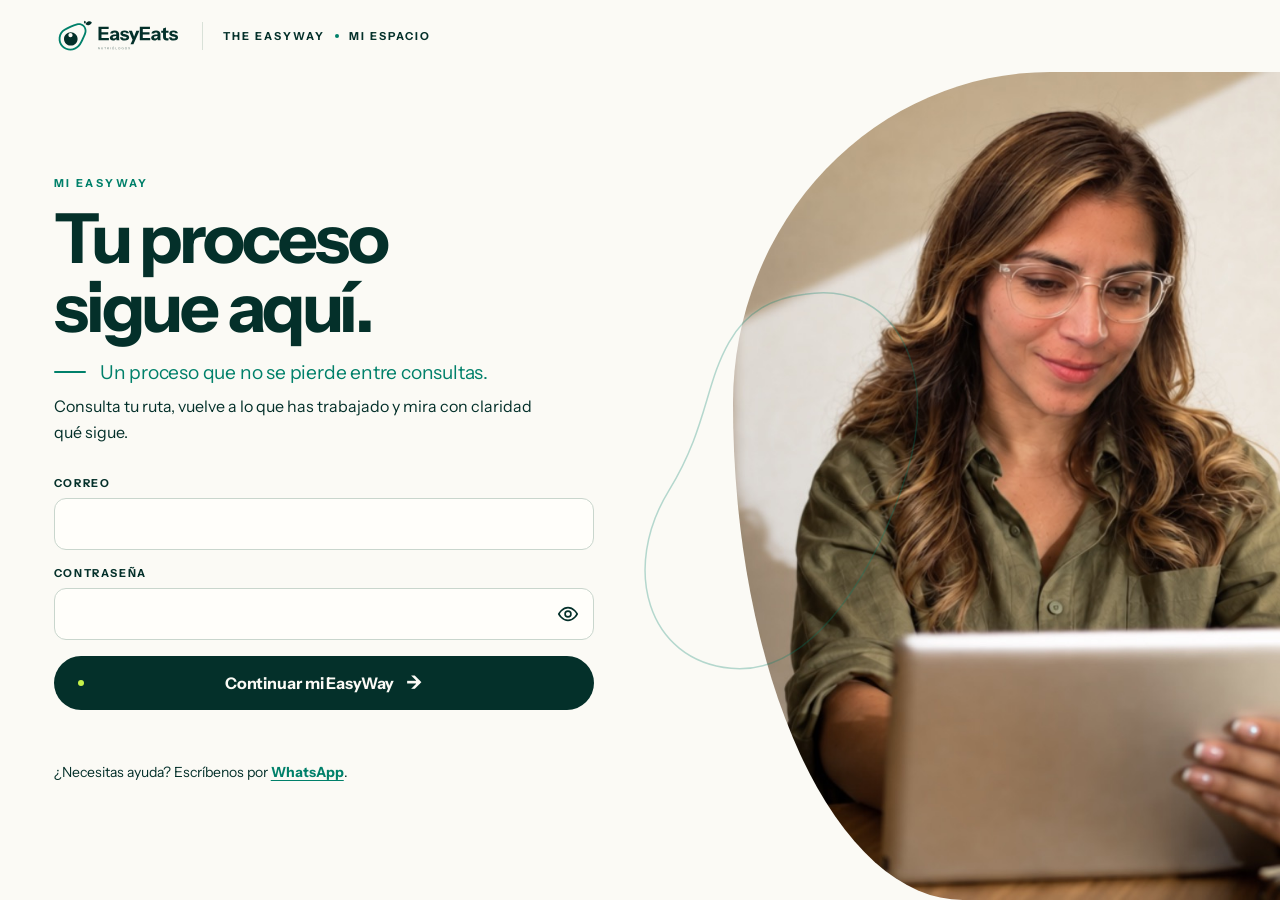
<file: index.html>
<!doctype html>
<html lang="es">
<head><meta charset="utf-8"><meta name="viewport" content="width=device-width,initial-scale=1"><meta name="robots" content="noindex,nofollow,noarchive"><meta name="theme-color" content="#FBFAF5"><meta http-equiv="Content-Security-Policy" content="default-src 'self'; script-src 'self' blob:; style-src 'self' 'unsafe-inline'; img-src 'self' blob: data: https://i.ytimg.com; frame-src https://www.youtube-nocookie.com; font-src 'self'; connect-src 'self' https://*.supabase.co; base-uri 'self'; form-action 'self'"><meta name="referrer" content="no-referrer"><title>Mi EasyWay · EasyEats</title><link rel="icon" href="icono.svg" type="image/svg+xml"><link rel="icon" href="favicon-32.png" sizes="32x32" type="image/png"><link rel="apple-touch-icon" href="apple-touch-icon.png"><link rel="manifest" href="manifest.webmanifest"><meta name="apple-mobile-web-app-title" content="Mi EasyWay"><meta name="application-name" content="Mi EasyWay"><meta name="apple-mobile-web-app-capable" content="yes"><meta name="mobile-web-app-capable" content="yes"><meta name="apple-mobile-web-app-status-bar-style" content="default"><meta name="description" content="Tu proceso sigue aquí. Consulta tu ruta, vuelve a lo que has trabajado y mira con claridad qué sigue."><meta property="og:type" content="website"><meta property="og:site_name" content="EasyEats Nutriólogos"><meta property="og:locale" content="es_MX"><meta property="og:url" content="https://pacientes.easyeats.com.mx/"><meta property="og:title" content="Mi EasyWay · Tu proceso sigue aquí"><meta property="og:description" content="Un proceso que no se pierde entre consultas. Entra a tu espacio privado de EasyEats."><meta property="og:image" content="https://pacientes.easyeats.com.mx/compartir.jpg"><meta property="og:image:secure_url" content="https://pacientes.easyeats.com.mx/compartir.jpg"><meta property="og:image:type" content="image/jpeg"><meta property="og:image:width" content="1200"><meta property="og:image:height" content="630"><meta property="og:image:alt" content="Logo de EasyEats Nutriólogos junto a una mujer sonriendo frente a una tableta."><meta name="twitter:card" content="summary_large_image"><link rel="stylesheet" href="styles.css"><link rel="stylesheet" href="portal.css"></head>
<body>
<div id="login-screen" class="login-screen">
<header class="topbar login-top"><span class="brand"><img src="logo.svg" alt="EasyEats Nutriólogos"></span><span class="login-method">THE EASYWAY <i aria-hidden="true"></i> MI ESPACIO</span><span class="login-method-short">MI EASYWAY</span></header>
<main class="login-wrap">
<svg class="login-curve" viewBox="0 0 320 420" aria-hidden="true" focusable="false"><path d="M178 18C262 4 314 86 280 196c-28 92-92 204-176 196C20 384-6 292 42 214c38-62 36-106 60-148 18-32 44-44 76-48Z"/></svg>
<section class="login-copy">
<form id="login-form" class="login-card" novalidate>
<span class="eyebrow">MI EASYWAY</span>
<h1>Tu proceso sigue aquí.</h1>
<p class="login-promise">Un proceso que no se pierde entre consultas.</p>
<p class="login-support">Consulta tu ruta, vuelve a lo que has trabajado y mira con claridad qué sigue.</p>
<div class="login-field"><label for="email">CORREO</label><input id="email" type="email" autocomplete="username" required></div>
<div class="login-field"><label for="password">CONTRASEÑA</label><span class="password-wrap"><input id="password" type="password" autocomplete="current-password" required><button class="toggle-password" type="button" aria-controls="password" aria-pressed="false" aria-label="Mostrar contraseña" hidden><svg class="eye-on" viewBox="0 0 24 24" aria-hidden="true"><path d="M2 12s3.6-7 10-7 10 7 10 7-3.6 7-10 7S2 12 2 12Z" fill="none" stroke="currentColor" stroke-width="1.8"/><circle cx="12" cy="12" r="3.2" fill="none" stroke="currentColor" stroke-width="1.8"/></svg><svg class="eye-off" viewBox="0 0 24 24" aria-hidden="true"><path d="M3 3l18 18M10.6 5.1A10 10 0 0 1 12 5c6.4 0 10 7 10 7a17 17 0 0 1-3.2 4.1M6.6 6.6C3.8 8.4 2 12 2 12s3.6 7 10 7c1.9 0 3.5-.6 4.9-1.4M9.9 9.9a3 3 0 0 0 4.2 4.2" fill="none" stroke="currentColor" stroke-width="1.8" stroke-linecap="round"/></svg></button></span></div>
<button class="primary login-submit" type="submit"><span class="btn-label">Continuar mi EasyWay</span><span class="btn-arrow" aria-hidden="true">→</span></button>
<p id="portal-message" class="portal-message" role="status"></p>
<button id="login-logout" class="link-btn" type="button" hidden>Cerrar sesión</button>
<p class="login-help">¿Necesitas ayuda? Escríbenos por <a href="https://wa.me/529994713282?text=Hola%2C%20necesito%20ayuda%20para%20entrar%20a%20Mi%20EasyWay." target="_blank" rel="noopener noreferrer">WhatsApp</a>.</p>
</form>
</section>
<aside class="login-visual" aria-hidden="true"><div class="login-photo login-photo-main"></div></aside>
</main>
</div>
<dialog id="account-dialog" class="account-dialog" aria-labelledby="account-title">
<button class="close" type="button" aria-label="Cerrar">×</button>
<span class="eyebrow">TU CUENTA</span>
<h2 id="account-title">Cambiar contraseña</h2>
<form id="password-form" novalidate>
<label class="field"><span>NUEVA CONTRASEÑA</span><input id="new-password" type="password" autocomplete="new-password" minlength="8" required></label>
<label class="field"><span>CONFIRMAR</span><input id="confirm-password" type="password" autocomplete="new-password" minlength="8" required></label>
<button class="primary" type="submit">Guardar contraseña</button>
<p id="password-message" class="portal-message" role="status"></p>
</form>
<hr>
<button id="logout" class="secondary" type="button">Cerrar sesión</button>
</dialog>
<script src="config.js"></script><script src="inicio.js"></script><script src="portal.js"></script><script src="acceso.js"></script>
</body>
</html>
</file>
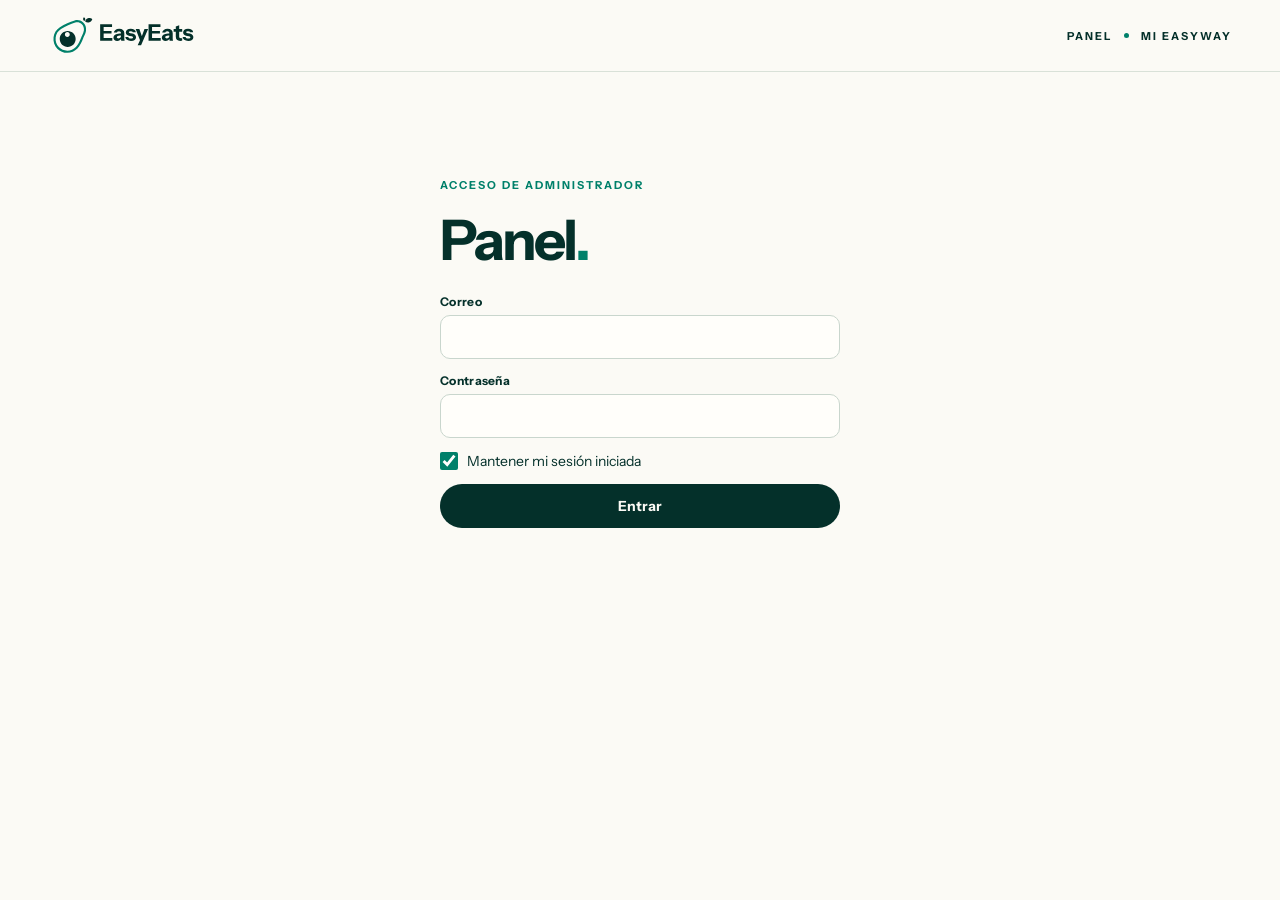
<file: panel.html>
<!doctype html>
<html lang="es">
<head><meta charset="utf-8"><meta name="viewport" content="width=device-width,initial-scale=1"><meta name="robots" content="noindex,nofollow,noarchive"><meta http-equiv="Content-Security-Policy" content="default-src 'self'; script-src 'self'; style-src 'self' 'unsafe-inline'; img-src 'self' data: https://i.ytimg.com; font-src 'self'; connect-src 'self' https://*.supabase.co; base-uri 'self'; form-action 'self'"><meta name="referrer" content="no-referrer"><title>Panel · Mi EasyWay</title><link rel="icon" href="icono.svg" type="image/svg+xml"><link rel="stylesheet" href="styles.css"><link rel="stylesheet" href="panel.css"></head>
<body class="panel">
<header class="topbar panel-top"><span class="brand"><img src="logo.svg" alt="EasyEats Nutriólogos"></span><span class="method">PANEL <i></i> MI EASYWAY</span><button id="salir" class="panel-salir" type="button" hidden>Cerrar sesión</button></header>
<main class="panel-main">
<nav id="tabs" class="panel-tabs" hidden><button type="button" data-vista="inicio" class="on">Inicio</button><button type="button" data-vista="pacientes">Pacientes</button><button type="button" data-vista="codigo">Código y mejoras</button></nav>
<section id="panel-inicio" class="panel-editor" hidden></section>
<section id="panel-login" class="panel-login" hidden>
<form id="form-login" novalidate>
<span class="eyebrow">ACCESO DE ADMINISTRADOR</span>
<h1>Panel<span class="name-dot">.</span></h1>
<label>Correo<input id="email" type="email" autocomplete="username" required></label>
<label>Contraseña<input id="password" type="password" autocomplete="current-password" required></label>
<label class="casilla"><input id="recordar" type="checkbox" checked>Mantener mi sesión iniciada</label>
<button class="btn" type="submit">Entrar</button>
<p id="login-msg" class="panel-msg" role="status"></p>
</form>
</section>
<section id="panel-app" class="panel-app" hidden>
<aside class="panel-lista">
<h2>Pacientes</h2>
<ul id="lista-pacientes"></ul>
<details class="nuevo-paciente">
<summary>Agregar paciente</summary>
<form id="form-nuevo" novalidate>
<p class="ayuda">Primero crea su cuenta en Supabase → Authentication → Users → Add user (con Auto Confirm) y copia su User UID.</p>
<label>User UID<input name="user_id" required placeholder="xxxxxxxx-xxxx-xxxx-xxxx-xxxxxxxxxxxx"></label>
<label>Nombre<input name="nombre" required maxlength="80"></label>
<label>Saludo<select name="saludo"><option value="femenino">Bienvenida</option><option value="masculino">Bienvenido</option><option value="neutro">Neutro</option></select></label>
<button class="btn" type="submit">Agregar paciente</button>
</form>
</details>
</aside>
<div id="editor" class="panel-editor"><p class="vacio">Elige una paciente para empezar.</p></div>
</section>
<section id="panel-codigo" class="panel-editor" hidden></section>
</main>
<p id="aviso" class="panel-aviso" role="status" aria-live="polite"></p>
<script src="config.js"></script><script src="panel.js"></script>
</body>
</html>
</file>
<file: styles.css>
@font-face{font-family:Instrument;src:url('instrument-regular.ttf')}@font-face{font-family:Instrument;src:url('instrument-bold.ttf');font-weight:700}
:root{--paper:#FBFAF5;--ink:#04302A;--green:#00806A;--lime:#C6F24A;--muted:#6B807B;--line:#d9e1d8}*{box-sizing:border-box}body{margin:0;background:var(--paper);color:var(--ink);font-family:Instrument,Arial,sans-serif;font-size:16px}button,a{-webkit-tap-highlight-color:transparent}button{font:inherit;color:inherit;cursor:pointer}button:focus-visible,a:focus-visible,summary:focus-visible{outline:3px solid var(--green);outline-offset:5px}button{border:0}a{color:var(--green)}[hidden]{display:none!important}.topbar{height:100px;padding:24px 5.2%;display:flex;align-items:center;justify-content:space-between;border-bottom:1px solid var(--line);position:relative;z-index:2}.brand img{width:166px;height:auto;display:block}.method,.eyebrow{font-size:11px;letter-spacing:2px;font-weight:700}.method{display:flex;align-items:center;gap:12px}.method i{width:5px;height:5px;border-radius:50%;background:var(--green)}.tools{display:flex;gap:8px}.tools button{border:1px solid var(--line);background:transparent;border-radius:50%;width:38px;height:38px;font-size:21px}.scene{max-width:1450px;margin:auto;padding:38px 5.2% 20px;animation:sceneIn .7s ease both}.hero{text-align:center}.hero .eyebrow{color:var(--green)}h1,h2,h3,p{margin:0}.hero h1{font-size:clamp(70px,8.3vw,128px);letter-spacing:-7px;line-height:1.03;margin:20px 0 15px}.name-dot{color:var(--green)}.hero h2{font-size:clamp(22px,2.3vw,32px);font-weight:400;letter-spacing:-1px}.hero p{line-height:1.7;font-size:16px;margin:15px 0 8px}.journey{position:relative;display:grid;grid-template-columns:1fr 1fr 1fr;max-width:1020px;margin:30px auto 0;gap:40px}.phase{position:relative;display:flex;flex-direction:column;align-items:center;background:transparent;padding:5px 8px 12px}.phase-number{font-size:10px;letter-spacing:1.6px;display:block;margin-bottom:16px}.orbit{display:grid;place-items:center;height:132px;width:132px;position:relative;margin-bottom:17px;border-radius:50%;background:var(--paper)}.orbit i{position:absolute;inset:0;border:1px solid var(--green);border-radius:48% 52% 47% 53%;animation:orbit 24s linear infinite}.orbit i+ i{inset:9px;border-style:dashed;animation:orbit 35s linear infinite reverse}.orbit b{font-size:43px;letter-spacing:-3px;color:var(--green)}.phase strong{font-size:22px;letter-spacing:-.6px}.phase-caption{font-size:13px;margin-top:7px}.phase-link{margin-top:17px;background:var(--green);color:var(--paper);padding:11px 17px;border-radius:30px;font-size:13px}.future-symbol{height:132px;width:132px;display:grid;place-items:center;font-size:62px;font-weight:400;background:var(--paper);border:1px dashed #c1d1c6;border-radius:50%;margin-bottom:17px}.small-tag{font-size:11px;letter-spacing:.4px;margin-top:20px;border:1px dashed #c1d1c6;padding:6px 14px;border-radius:30px}.phase:hover .orbit{transform:scale(1.045);transition:.3s}.journey-line{position:absolute;left:17%;right:17%;top:84px;height:5px;background:var(--ink);overflow:hidden;border-radius:5px}.journey-line span{position:absolute;height:100%;width:20%;background:linear-gradient(90deg,transparent,var(--lime),transparent);animation:travel 6s linear infinite}.scene-footer{margin-top:35px;border-top:1px solid var(--line);padding-top:17px;display:flex;justify-content:space-between;font-size:10px;letter-spacing:1.6px}.back{padding:0;background:none;font-size:13px;margin:0 0 30px}.section-head{display:flex;justify-content:space-between;align-items:end;margin-bottom:35px}.section-head h1{font-size:clamp(36px,4.6vw,64px);letter-spacing:-2.5px;line-height:1.1;margin-top:15px}.section-head em{font-style:normal;color:var(--green)}.section-head p{line-height:1.6;font-size:14px;padding-bottom:5px}.dx-cards{display:grid;grid-template-columns:repeat(3,1fr);gap:23px}.dx-card{text-align:left;background:transparent;border:1px solid #cbd8cd;border-radius:3px 54px 3px 3px;padding:27px 28px 20px;transition:transform .3s,box-shadow .3s;position:relative;min-height:342px}.dx-card:hover{transform:translateY(-7px);box-shadow:0 18px 35px #04302a0a;background:#fffefa}.card-top{font-size:12px;letter-spacing:1.4px;display:flex;justify-content:space-between}.card-top>span{font-size:20px}.card-symbol{display:block;font-size:58px;color:var(--green);margin:18px 0 9px}.dx-card h2{font-size:29px;letter-spacing:-1px;line-height:1.1;margin-bottom:12px}.dx-card p{font-size:14px;line-height:1.55}.card-bottom{border-top:1px solid var(--line);display:flex;justify-content:space-between;font-size:11px;margin-top:24px;padding-top:15px}.card-bottom>span{color:var(--green)}.connection{display:flex;align-items:center;gap:12px;padding:24px 0;margin-top:18px;font-size:13px}.connection button{margin-left:auto;background:none;border-bottom:1px solid var(--green);padding:6px 0;color:var(--green)}.pulse-dot{height:7px;width:7px;border-radius:50%;background:var(--green);animation:breathe 3s ease-in-out infinite;flex-shrink:0}dialog{border:0;padding:0;background:transparent;color:var(--ink);max-width:none;max-height:none}dialog::backdrop{background:#04302a5e;backdrop-filter:blur(7px)}#report-dialog{width:min(1120px,94vw);height:min(880px,93dvh);overflow:visible}.sheet{height:100%;background:var(--paper);border-radius:7px;box-shadow:0 32px 100px #001b1840;display:flex;flex-direction:column;overflow:hidden;transform-origin:50% 50%;animation:flipIn .65s cubic-bezier(.2,.8,.3,1) both}.sheet-header{padding:27px 36px 18px;display:flex;align-items:start;justify-content:space-between}.sheet-header h2{font-size:30px;letter-spacing:-1px;margin-top:6px}.sheet-header .eyebrow{color:var(--green)}.close{background:none;font-size:31px;line-height:1;width:40px;height:40px;flex-shrink:0}.tabs{display:flex;gap:20px;padding:0 36px;border-bottom:1px solid var(--line);overflow:auto;flex-shrink:0}.tabs button{background:none;padding:13px 0 12px;border-bottom:2px solid transparent;white-space:nowrap;font-size:13px}.tabs button[aria-selected=true]{border-color:var(--green);color:var(--green);font-weight:700}.report-content{padding:30px 36px;overflow:auto;flex:1;min-height:0;scroll-behavior:smooth}.report-content>div{animation:fade .35s ease}.sheet-footer{display:flex;align-items:center;justify-content:space-between;padding:14px 36px;border-top:1px solid var(--line);font-size:11px}.sheet-footer button{background:var(--ink);color:var(--paper);border-radius:24px;padding:10px 19px;font-size:12px}.lead{font-size:24px;line-height:1.4;letter-spacing:-.6px;max-width:850px;margin-bottom:24px}.lead strong{color:var(--green)}.intro{line-height:1.75;max-width:850px;margin-bottom:22px}.grid2{display:grid;grid-template-columns:1fr 1fr;gap:18px}.tile{padding:22px;border:1px solid var(--line);border-radius:3px 25px 3px 3px}.tile h3{font-size:18px;margin-bottom:10px;color:var(--green)}.tile p,.tile li{font-size:14px;line-height:1.7}.tile ul{padding-left:17px;margin-bottom:0}.tile .big{display:block;font-size:37px;letter-spacing:-1px;font-weight:700;margin-bottom:6px}.note{font-size:12px;line-height:1.7;border-left:2px solid var(--green);padding:8px 14px;margin-top:23px}.pill{display:inline-block;padding:5px 10px;border:1px solid var(--line);border-radius:20px;font-size:10px;letter-spacing:.5px;margin-bottom:12px}.band{background:var(--ink);color:var(--paper);padding:25px 28px;border-radius:3px 30px 3px 3px;margin:22px 0}.band .big{font-size:45px;color:var(--lime);font-weight:700;letter-spacing:-2px}.band p{font-size:14px;line-height:1.7;margin-top:6px}.stats{display:grid;grid-template-columns:repeat(4,1fr);gap:15px;margin-bottom:23px}.stat{border-bottom:2px solid var(--line);padding-bottom:17px}.stat b{display:block;font-size:30px;letter-spacing:-1px}.stat span{font-size:12px;line-height:1.5;display:block;margin-top:4px}.macrobar{display:flex;height:12px;border-radius:10px;overflow:hidden;margin:18px 0}.macrobar span:nth-child(1){background:var(--green)}.macrobar span:nth-child(2){background:var(--ink)}.macrobar span:nth-child(3){background:var(--muted)}.legend{display:flex;gap:22px;font-size:12px;margin-bottom:25px}.data-table{width:100%;border-collapse:collapse;font-size:13px;font-variant-numeric:tabular-nums}.table-scroll{overflow:auto}.data-table th{text-align:left;font-size:10px;letter-spacing:.7px;color:var(--green);padding:12px 8px;border-bottom:1px solid var(--ink);white-space:nowrap}.data-table td{padding:13px 8px;border-bottom:1px solid var(--line)}.data-table tr.partial{background:#e9eee32e}.data-table td:not(:first-child){font-variant-numeric:tabular-nums}.status{font-size:10px;border:1px solid #cdd8cd;border-radius:13px;padding:3px 7px;white-space:nowrap}.foda{display:grid;grid-template-columns:1fr 1fr;gap:16px;max-width:850px;margin:auto}.petal{padding:27px 32px;min-height:210px;border:1px solid var(--line);background:#edf3e9;border-radius:65px 65px 3px 65px}.petal:nth-child(2){border-radius:65px 65px 65px 3px;background:#f1f0e6}.petal:nth-child(3){border-radius:65px 3px 65px 65px;background:#e4efe8}.petal:nth-child(4){border-radius:3px 65px 65px 65px;background:#f1f0e6}.petal small{font-size:9px;letter-spacing:1.7px}.petal h3{font-size:22px;margin:7px 0 12px}.petal p{font-size:14px;line-height:1.65;margin:7px 0}.petal details{border-top:1px solid #04302a22;margin-top:13px;padding-top:10px;font-size:12px}.petal summary{cursor:pointer}.body-controls{display:flex;gap:12px;justify-content:space-between;flex-wrap:wrap;margin-bottom:12px}.segmented{display:flex;border:1px solid var(--line);border-radius:30px;padding:3px;gap:3px}.segmented button{background:none;border-radius:20px;font-size:12px;padding:8px 14px}.segmented button.selected{background:var(--ink);color:var(--paper)}.body-layout{display:grid;grid-template-columns:1.05fr 1fr;gap:28px;align-items:start}.body-visual{height:470px;position:relative;background:white;border-radius:100px 100px 10px 10px;overflow:hidden}.body-crop{position:absolute;width:195px;height:463px;left:50%;transform:translateX(-50%);top:3px;overflow:hidden}.body-crop img{position:absolute;width:278.26%;max-width:none;left:-34.78%;top:-16.05%}.hotspot{position:absolute;z-index:1;left:var(--x);top:var(--y);width:23px;height:23px;border-radius:50%;border:4px solid white;background:var(--green);box-shadow:0 0 0 1px var(--green);animation:halo 4s infinite}.hotspot.selected{background:var(--ink);box-shadow:0 0 0 5px #00806a33}.body-visual .source-btn{position:absolute;bottom:8px;right:8px;background:#fbfaf5e8;border:1px solid var(--line);font-size:10px;padding:7px 9px;border-radius:20px}.region-list{display:flex;flex-wrap:wrap;gap:5px;margin-top:12px}.region-list button{font-size:11px;border-radius:20px;border:1px solid var(--line);padding:6px 10px;background:none}.region-list button.selected{color:var(--paper);background:var(--green);border-color:var(--green)}.body-info .region-title{font-size:26px;margin:20px 0 12px;letter-spacing:-.7px}.measure{padding:17px 0;border-bottom:1px solid var(--line)}.measure small{display:block;font-size:10px;color:var(--green);letter-spacing:1px;margin-bottom:7px}.measure .pair{display:flex;gap:23px}.measure b{font-size:27px;letter-spacing:-.7px}.measure .unit{font-size:14px}.measure .side{display:block;font-size:11px;margin-top:3px}.measure p{font-size:13px;line-height:1.6}.body-summary{display:flex;gap:16px;padding:16px 0;border-bottom:1px solid var(--ink)}.body-summary b{font-size:26px;display:block;letter-spacing:-1px}.body-summary span{display:block;font-size:10px;margin-top:4px}.week{display:grid;grid-template-columns:repeat(7,1fr);gap:9px;align-items:end;height:175px;margin:20px 0 24px}.day{display:flex;flex-direction:column;align-items:center;gap:8px;font-size:11px;height:100%;justify-content:end}.day .bar{background:var(--green);width:70%;height:var(--h);min-height:2px;border-radius:5px 5px 0 0}.day:nth-child(3) .bar{background:var(--ink)}.day b{font-size:13px}.details{border-top:1px solid var(--line);margin:18px 0 0;padding:15px 0;font-size:14px}.details summary{cursor:pointer;font-weight:700}.details p{line-height:1.7;margin-top:12px}.source-list{font-size:12px;line-height:1.8;margin-top:20px}.source-list a{margin-right:15px}#source-dialog{width:min(800px,94vw);height:94dvh;background:var(--paper);padding:20px;border-radius:8px;overflow:auto}#source-dialog>img{width:100%;display:block}#source-dialog>.close{float:right}#source-dialog p{font-size:12px;padding:10px}#toast{position:fixed;bottom:24px;left:50%;transform:translateX(-50%);background:var(--ink);color:var(--paper);padding:15px 24px;border-radius:30px;font-size:13px;z-index:20;max-width:90vw;opacity:0;pointer-events:none;transition:.3s}#toast.show{opacity:1}.closing .sheet{animation:flipOut .3s ease both}body.paused *,body.paused *:before,body.paused *:after{animation-play-state:paused!important;scroll-behavior:auto!important}body.paused .sheet{animation:none}body.paused .scene{animation:none}
@keyframes orbit{to{transform:rotate(360deg)}}@keyframes travel{from{left:-20%}to{left:120%}}@keyframes breathe{50%{box-shadow:0 0 0 5px #00806a16}}@keyframes halo{50%{box-shadow:0 0 0 4px #00806a18}}@keyframes sceneIn{from{opacity:0;transform:scale(.96) translateY(15px)}to{opacity:1;transform:none}}@keyframes flipIn{from{opacity:0;transform:perspective(1500px) rotateY(-75deg) scale(.85)}to{opacity:1;transform:perspective(1500px) rotateY(0) scale(1)}}@keyframes flipOut{to{opacity:0;transform:perspective(1500px) rotateY(65deg) scale(.85)}}@keyframes fade{from{opacity:0;transform:translateY(7px)}to{opacity:1;transform:none}}
@media(min-width:1500px){.scene{padding-top:60px}.journey{margin-top:45px}.scene-footer{margin-top:45px}}
@media(max-width:750px){.topbar{height:78px;padding:18px 5%}.brand img{width:128px}.method{display:none}.scene{padding:28px 5% 20px}.hero h1{letter-spacing:-4px}.hero h2{font-size:23px}.hero p{font-size:14px}.desktop{display:none}.journey{gap:9px;margin-top:27px}.phase-number{font-size:8px;letter-spacing:.3px}.orbit,.future-symbol{width:86px;height:86px}.orbit b{font-size:31px}.future-symbol{font-size:40px}.phase strong{font-size:16px}.phase-caption{font-size:11px;min-height:33px}.phase-link{font-size:10px;padding:9px}.small-tag{font-size:9px;margin-top:17px}.journey-line{top:65px}.scene-footer{font-size:8px;letter-spacing:.8px;gap:18px}.section-head{display:block}.section-head p{margin-top:16px}.dx-cards{grid-template-columns:1fr}.dx-card{min-height:0;padding:21px}.card-symbol{position:absolute;right:25px;top:42px}.dx-card h2{font-size:25px}.dx-card p{font-size:13px}.connection{flex-wrap:wrap}.connection button{margin:5px 0 0}.sheet-header{padding:22px 20px 14px}.sheet-header h2{font-size:23px}.tabs{padding:0 20px;gap:18px}.report-content{padding:23px 20px}.sheet-footer{padding:12px 20px}.lead{font-size:20px}.grid2{grid-template-columns:1fr}.stats{grid-template-columns:repeat(2,1fr)}.stat b{font-size:28px}.legend{gap:12px;font-size:10px}.foda{gap:10px}.petal{padding:22px 19px;border-radius:40px 40px 3px 40px!important}.petal h3{font-size:18px}.petal p{font-size:12px}.body-layout{grid-template-columns:1fr}.body-visual{height:410px}.body-crop{height:403px;width:170px}.body-info .region-title{margin-top:12px}.body-controls{gap:8px}.segmented button{padding:7px 11px}.body-summary b{font-size:26px}.data-table{font-size:12px}.data-table th,.data-table td{padding:10px 7px}.week{height:150px}}
.body-info .measure{padding:10px 0}.body-info .region-title{margin:13px 0 5px}.body-info .note{font-size:10px;line-height:1.5;margin-top:12px;padding:6px 10px}.body-summary{padding:9px 0 14px}.body-visual{height:420px}.body-crop{height:414px;width:175px}
@media(min-width:751px) and (max-height:800px){.topbar{height:82px}.scene{padding-top:26px}.hero h1{font-size:86px;margin:15px 0 10px}.hero h2{font-size:27px}.hero p{font-size:14px;margin-top:11px}.journey{margin-top:24px}.orbit,.future-symbol{width:112px;height:112px}.journey-line{top:76px}.scene-footer{margin-top:21px}.back{margin-bottom:20px}.section-head{margin-bottom:23px}.section-head h1{font-size:49px}.dx-card{min-height:315px}.connection{margin-top:10px;padding:16px 0}}
.orbit .glyph{font-size:52px;letter-spacing:0;font-weight:400}
.plan-map{position:relative;display:grid;grid-template-columns:repeat(3,1fr);gap:18px}.map-lines{position:absolute;inset:0;width:100%;height:100%;pointer-events:none;z-index:1;overflow:visible}.map-path,.map-glint{fill:none;stroke-width:4;stroke-linecap:round}.map-path{stroke:var(--ink)}.map-glint{stroke:var(--lime);stroke-dasharray:70 1930;stroke-dashoffset:70;animation:glint 7s linear infinite}.month{position:relative;border:1px solid #cbd8cd;border-radius:3px 54px 3px 3px;padding:24px 22px 26px;background:#fffefa}.month.urgent{background:#edf3e9}.month-head{display:flex;flex-direction:column;align-items:flex-start;gap:8px;min-height:118px}.month-head .eyebrow{color:var(--green)}.month-head h2{font-size:23px;letter-spacing:-.7px;line-height:1.15}.priority{font-size:10px;letter-spacing:1.2px;font-weight:700;text-transform:uppercase;border:1px dashed #c1d1c6;border-radius:20px;padding:4px 10px}.urgent .priority{background:var(--ink);color:var(--lime);border:1px solid var(--ink)}.month-nodes{display:grid;grid-template-columns:1fr 1fr;gap:18px;margin-top:22px}.month-nodes .node:nth-child(2){margin-top:46px}.node{position:relative;z-index:2;display:flex;flex-direction:column;align-items:flex-start;text-align:left;background:none;padding:0;animation:nodeIn .6s ease both;animation-delay:calc(var(--i)*90ms + .15s)}.node-dot{position:relative;z-index:2;width:62px;height:62px;border-radius:50%;display:grid;place-items:center;background:var(--paper);border:1px solid var(--green);color:var(--green);font-size:19px;font-weight:700;transition:transform .3s}.urgent .node-dot{background:var(--ink);color:var(--lime);border-color:var(--ink)}.node:hover .node-dot{transform:scale(1.08)}.node-meta{font-size:10px;letter-spacing:1.3px;font-weight:700;margin:14px 0 6px}.node strong{font-size:18px;line-height:1.22;letter-spacing:-.4px}.node-caption{font-size:13px;line-height:1.5;margin-top:8px}.node-flag{font-size:10px;letter-spacing:.4px;border:1px dashed var(--green);color:var(--green);border-radius:20px;padding:3px 9px;margin-top:10px}.node-open{margin-top:12px;font-size:12px;color:var(--green);border-bottom:1px solid var(--green);padding-bottom:2px}
.plan-route{position:relative;max-width:1180px}.route-line{position:absolute;width:4px;background:var(--ink);border-radius:4px;overflow:hidden}.route-line span{position:absolute;left:0;width:100%;height:22%;background:linear-gradient(180deg,transparent,var(--lime),transparent);animation:travelY 6s linear infinite}.route-month{display:flex;align-items:baseline;gap:14px;font-size:21px;letter-spacing:-.5px;padding:26px 0 6px 90px}.route-month span{font-size:11px;letter-spacing:2px;color:var(--green)}.route-group ol{list-style:none;margin:0;padding:0}.route-step{position:relative;margin-left:90px;display:grid;grid-template-columns:minmax(0,1.1fr) minmax(0,1fr) auto;column-gap:32px;align-items:center;padding:20px 0;border-bottom:1px solid var(--line);animation:nodeIn .6s ease both;animation-delay:calc(var(--i)*80ms + .15s)}.step-dot{position:absolute;left:-90px;top:50%;margin-top:-30px;width:60px;height:60px;border-radius:50%;display:grid;place-items:center;background:var(--paper);border:1px solid var(--green);color:var(--green);font-size:18px;font-weight:700}.urgent .step-dot{background:var(--ink);color:var(--lime);border-color:var(--ink)}.route-step small{display:block;font-size:10px;letter-spacing:1.3px;font-weight:700;margin-bottom:6px}.step-main small{color:var(--green)}.step-main h3{font-size:21px;letter-spacing:-.5px;line-height:1.2}.step-result p{font-size:15px;line-height:1.55}.route-step button{background:none;border-bottom:1px solid var(--green);color:var(--green);padding:6px 0;font-size:13px;white-space:nowrap}.route-note{max-width:1180px;margin-top:30px}.route-note b{color:var(--lime)}.route-note+.note{max-width:1180px}
.session-tags{display:flex;flex-wrap:wrap;gap:8px;margin-bottom:14px}.session-tags .pill{margin:0}.pill-ink{background:var(--ink);color:var(--lime);border-color:var(--ink)}.pill-dashed{border-style:dashed;border-color:var(--green);color:var(--green)}.field-label{display:block;font-size:10px;letter-spacing:1.6px;font-weight:700;color:var(--green);margin-bottom:6px}.grid3{display:grid;grid-template-columns:repeat(3,1fr);gap:18px}.grid3 li{margin-bottom:8px}.band.result small{font-size:10px;letter-spacing:1.6px;font-weight:700;color:var(--lime)}.band.result p{font-size:19px;letter-spacing:-.3px;line-height:1.45}.report-content .connection{border-top:1px solid var(--line);margin-top:0}
.footer-link{background:none;padding:0 0 2px;font-size:10px;letter-spacing:1.6px;font-weight:700;color:var(--green);border-bottom:1px solid var(--green)}.connection button+button{margin-left:22px}
.price-group-label{display:flex;align-items:center;gap:12px;margin-bottom:16px;font-size:14px}.price-group-label .pill{margin:0}.price-cards{display:grid;grid-template-columns:repeat(auto-fit,minmax(280px,1fr));gap:23px}.price-card{position:relative;border:1px solid #cbd8cd;border-radius:3px 54px 3px 3px;padding:27px 28px 24px;background:#fffefa;transition:transform .3s,box-shadow .3s;animation:nodeIn .6s ease both;animation-delay:calc(var(--i)*90ms + .15s)}.price-card:hover{transform:translateY(-7px);box-shadow:0 18px 35px #04302a14}.price-card .card-top>span{font-size:12px;color:var(--green)}.price-card h2{font-size:26px;letter-spacing:-.8px;line-height:1.1;margin:18px 0 20px}.price-old{font-size:14px;text-decoration:line-through}.price-big{font-size:clamp(44px,4.4vw,60px);font-weight:700;letter-spacing:-2.5px;line-height:1.05;margin:4px 0 12px;color:var(--green)}.saving{display:inline-block;font-size:12px;font-weight:700;border:1px solid var(--green);color:var(--green);border-radius:20px;padding:4px 11px}.per-session{border-top:1px solid var(--line);margin-top:22px;padding-top:14px;font-size:13px;line-height:1.5}.price-card.best{background:var(--ink);color:var(--paper);border-color:var(--ink)}.best .price-big{color:var(--lime)}.best .saving{background:var(--lime);color:var(--ink);border-color:var(--lime)}.best .per-session{border-color:#fbfaf533}.price-card .card-top .best-tag{background:var(--lime);color:var(--ink);font-size:10px;letter-spacing:1.2px;font-weight:700;padding:3px 9px;border-radius:20px}.price-single{display:flex;justify-content:space-between;align-items:center;gap:24px;border:1px dashed #c1d1c6;border-radius:3px 30px 3px 3px;padding:24px 28px;margin-top:23px}.price-single .eyebrow{color:var(--green)}.price-single h2{font-size:24px;letter-spacing:-.6px;margin:8px 0 6px}.price-single p{font-size:14px}.price-group-label b{color:var(--green)}.price-single-amount{display:flex;flex-wrap:wrap;gap:16px 40px}.price-single-amount b{display:block;font-size:44px;letter-spacing:-2px}.price-single-amount span{display:block;font-size:12px}
body.paused .node,body.paused .route-step,body.paused .price-card{animation:none}
@keyframes glint{from{stroke-dashoffset:70}to{stroke-dashoffset:-1000}}@keyframes travelY{from{top:-22%}to{top:122%}}@keyframes nodeIn{from{opacity:0;transform:translateY(12px)}to{opacity:1;transform:none}}
@media(max-width:1100px){.plan-map{grid-template-columns:1fr;gap:14px}.month{padding:22px 24px}.month-head{min-height:0;padding-left:86px}.month-nodes{grid-template-columns:1fr;gap:24px;margin-top:18px}.month-nodes .node:nth-child(2){margin-top:0;padding-left:28px}.node{display:grid;grid-template-columns:62px 1fr;column-gap:18px;justify-items:start;align-items:start}.node>*{grid-column:2}.node>.node-dot{grid-column:1;grid-row:1/span 5}.node-meta{margin:4px 0 5px}}
@media(max-width:950px){.grid3{grid-template-columns:1fr}.route-step{grid-template-columns:1fr auto;row-gap:10px}.step-result{grid-row:2}.route-step button{grid-row:1/span 2;grid-column:2}}
@media(max-width:750px){.month{padding:20px 16px}.month-head{padding-left:76px}.month-head h2{font-size:20px}.node{grid-template-columns:50px 1fr;column-gap:14px}.node-dot{width:50px;height:50px;font-size:16px}.node strong{font-size:17px}.route-month{padding-left:62px;font-size:18px;flex-wrap:wrap;gap:2px 10px}.route-step{margin-left:62px;grid-template-columns:1fr;row-gap:10px;padding:18px 0}.route-step button{grid-row:auto;grid-column:1;justify-self:start}.step-dot{left:-62px;top:16px;margin-top:0;width:46px;height:46px;font-size:15px}.step-main h3{font-size:18px}.step-result p{font-size:14px}.band.result p{font-size:17px}.route-note{padding:20px}.scene-footer{flex-wrap:wrap;gap:12px 18px}.footer-link{font-size:9px;letter-spacing:.8px;order:3}.connection button+button{margin-left:0}.price-card{padding:22px 21px}.price-card h2{font-size:23px}.price-single{display:block;padding:20px}.price-single-amount{text-align:left;margin-top:14px}.price-single-amount b{font-size:38px}}
@media(prefers-reduced-motion:reduce){*,*:before,*:after{animation:none!important;transition:none!important;scroll-behavior:auto!important}}
.planner{border:1px solid var(--line);border-radius:3px 30px 3px 3px;padding:20px 24px;margin-bottom:26px;background:#fffefa}.planner-row{display:flex;gap:24px;align-items:end;justify-content:space-between}.planner label,.planner legend{font-size:12px;font-weight:700;letter-spacing:.5px}.planner label{display:grid;gap:8px}.planner input{font:inherit;color:var(--ink);background:var(--paper);border:1px solid var(--line);padding:10px 12px;border-radius:4px}.planner fieldset{border:0;padding:0;margin:0}.cadence{display:flex;gap:6px;flex-wrap:wrap;margin-top:8px}.cadence button,.select-plan{border:1px solid var(--line);background:transparent;border-radius:22px;padding:9px 13px;font-size:12px}.cadence button.selected,.select-plan.selected{background:var(--ink);color:var(--lime);border-color:var(--ink)}.schedule-summary{display:grid;grid-template-columns:repeat(4,1fr);gap:14px;margin-top:18px;padding-top:16px;border-top:1px solid var(--line)}.schedule-summary small{display:block;font-size:9px;letter-spacing:1.2px;color:var(--green);margin-bottom:4px}.schedule-summary b{font-size:16px}.priority-intro{display:flex;justify-content:space-between;align-items:end;margin:30px 0 14px}.priority-intro h2{font-size:28px;margin-top:7px}.priority-intro p{font-size:13px;max-width:410px;line-height:1.55}.priority-board{display:grid;grid-template-columns:repeat(4,1fr);gap:12px;margin-bottom:30px}.quadrant{border:1px dashed #b8cabb;border-radius:3px 24px 3px 3px;padding:13px;min-height:190px;background:#fffefa}.quadrant:first-child{background:var(--ink);color:var(--paper)}.quadrant header{display:flex;align-items:center;gap:8px;border-bottom:1px solid #8aa09855;padding-bottom:10px;margin-bottom:10px}.quadrant header span{font-size:10px;color:var(--green)}.quadrant:first-child header span{color:var(--lime)}.quadrant h3{font-size:14px}.topic-list{display:grid;gap:8px}.topic-card{position:relative;border:1px solid var(--line);background:var(--paper);color:var(--ink);padding:11px;border-radius:3px 14px 3px 3px;cursor:grab}.topic-card strong{font-size:13px}.topic-card p{font-size:11px;line-height:1.45;margin-top:4px}.topic-card>div{display:flex;justify-content:flex-end;gap:4px;margin-top:6px}.topic-card button{width:25px;height:25px;border:1px solid var(--line);background:transparent;border-radius:50%}.route-card{position:relative;margin-left:90px;display:grid;grid-template-columns:minmax(0,1fr) auto;gap:24px;padding:24px 20px 24px 0;border-bottom:1px solid var(--line);transition:.45s}.route-card .step-dot{left:-90px;top:24px;margin-top:0}.route-copy small{font-size:10px;letter-spacing:1.3px;color:var(--green);font-weight:700}.route-copy h3{font-size:22px;margin:6px 0}.route-copy>p{font-size:14px;line-height:1.55}.route-copy label{display:block;font-size:11px;font-weight:700;margin-top:14px}.route-copy textarea{display:block;width:100%;min-height:68px;margin-top:6px;padding:10px;border:1px solid var(--line);background:#fffefa;color:var(--ink);font:inherit;font-size:13px;resize:vertical}.route-actions{display:flex;flex-direction:column;justify-content:center;align-items:stretch;gap:8px;min-width:175px}.route-actions button{background:none;border:1px solid var(--green);color:var(--green);border-radius:22px;padding:9px 12px;font-size:12px}.route-actions .complete-btn{background:var(--ink);color:var(--paper);border-color:var(--ink)}.route-card.completed{background:#dfe8e1;opacity:.68;transform:scale(.975);border-radius:4px}.route-card.completed .step-dot{background:var(--ink);color:var(--lime)}.route-card.completed .complete-btn{background:transparent;color:var(--ink)}.price-card .select-plan{margin-top:14px;color:var(--green)}.price-card.best .select-plan{border-color:var(--lime);color:var(--lime)}
@media(max-width:950px){.priority-board{grid-template-columns:1fr 1fr}.schedule-summary{grid-template-columns:1fr 1fr}}
@media(max-width:750px){.planner-row,.priority-intro{display:block}.planner fieldset{margin-top:16px}.schedule-summary{grid-template-columns:1fr 1fr}.priority-board{grid-template-columns:1fr}.quadrant{min-height:0}.priority-intro p{margin-top:8px}.route-card{margin-left:62px;grid-template-columns:1fr;padding-right:0}.route-card .step-dot{left:-62px;top:20px}.route-actions{min-width:0;align-items:flex-start}.route-copy textarea{min-height:80px}}

/* Página de opciones de pago (Sandra) */
.pago-btn{margin-left:8px}
.price-card .pago-link{display:inline-flex;align-items:center;min-height:44px;margin-top:14px;padding:0 18px;border-radius:24px;background:var(--ink);color:var(--paper);font-size:13px;font-weight:700;text-decoration:none}
.best .pago-link{background:var(--paper);color:var(--ink)}
#pago-datos .band{margin-top:22px}
#pago-datos .band p+p{margin-top:14px}
#pago-datos .band b{color:var(--lime)}
.pago-acciones{display:flex;flex-wrap:wrap;gap:10px;margin-top:16px}
.pago-acciones a{display:inline-flex;align-items:center;min-height:44px;padding:0 18px;border-radius:24px;background:var(--paper);color:var(--ink);font-size:13px;font-weight:700;text-decoration:none}
#pago-suelta{margin-top:22px}

/* === PLAN EXPLICADO · inicio === */
.plan-entrada{display:block;width:100%;text-align:left;border:1px solid var(--line,#d9e1d8);border-radius:6px 26px 6px 6px;background:#fff;padding:22px 26px;margin:0 0 26px;cursor:pointer;font:inherit;color:inherit}
.plan-entrada strong{display:block;font-size:20px;margin:6px 0 4px}
.plan-entrada span{display:block;font-size:14px}
.plan-entrada .phase-link{margin-top:10px}
.plan-marco{overflow-x:auto;padding-bottom:6px}
#plan-cuadro table{border-collapse:separate;border-spacing:8px;min-width:940px}
#plan-cuadro th{font-size:11px;letter-spacing:.14em;text-transform:uppercase;font-weight:700;opacity:.65}
.plan-fila{width:210px;vertical-align:top;background:#fff;border:1px solid var(--line,#d9e1d8);border-radius:6px 20px 6px 6px;padding:14px 16px}
.plan-hora{font-weight:700;color:var(--green,#00806A)}
.plan-tiempo{font-weight:700;text-transform:uppercase;letter-spacing:.05em;font-size:13px;margin-bottom:6px}
.plan-nota{font-size:12.5px;line-height:1.45;opacity:.8}
.plan-nota:before{content:"\21b3  ";color:var(--green,#00806A)}
.plan-celda{width:128px;vertical-align:top;padding:0;position:relative}
.plan-platillo{width:100%;display:block;border:1px solid var(--line,#d9e1d8);border-radius:14px;background:#fff;padding:0;overflow:hidden;text-align:left;font:inherit;color:inherit;cursor:default}
.plan-platillo img{display:block;width:100%;height:64px;object-fit:cover}
.plan-platillo span{display:block;padding:8px 10px 10px;font-size:12.5px;line-height:1.35}
.plan-platillo.tiene{cursor:pointer;transition:transform .25s,box-shadow .25s,border-color .25s}
.plan-platillo.tiene:hover{transform:translateY(-3px);box-shadow:0 12px 26px #04302a1f;border-color:var(--green,#00806A)}
.plan-marca{position:absolute;top:8px;left:8px;z-index:2;background:var(--lime,#C6F24A);color:var(--ink,#04302A);border-radius:999px;font-size:10px;letter-spacing:.08em;font-weight:700;padding:3px 9px}
.plan-subtitulo{margin:32px 0 14px;font-size:20px}
.plan-agua{margin-top:30px;background:#fff;border:1px solid var(--line,#d9e1d8);border-radius:6px 26px 6px 6px;padding:24px 26px;max-width:760px}
.plan-agua h3{margin:0 0 4px;font-size:20px}
.plan-agua>p{margin:0;font-size:14.5px;opacity:.8}
.plan-cuenta{font-family:ui-monospace,Menlo,monospace;background:#f6f5ee;border-radius:12px;padding:14px 18px;margin:14px 0;font-size:14px;line-height:1.7}
.plan-dias{display:flex;gap:10px;flex-wrap:wrap;margin:0}
.plan-dia{border:1px solid var(--line,#d9e1d8);border-radius:14px;padding:12px 16px;font-size:13.5px;min-width:126px;line-height:1.4}
.plan-dia b{display:block;color:var(--green,#00806A);font-size:20px;margin-bottom:2px}
.plan-registro{margin:16px 0 0;font-size:14px;opacity:.8}
.plan-recos{display:grid;grid-template-columns:repeat(auto-fit,minmax(290px,1fr));gap:14px}
.plan-reco{background:#fff;border:1px solid var(--line,#d9e1d8);border-radius:6px 22px 6px 6px;padding:20px 22px}
.plan-reco h3{margin:0 0 8px;font-size:16px}
.plan-reco p{margin:0 0 10px;font-size:14.5px}
.plan-reco p:last-child{margin-bottom:0}
#plan-dialog{border:0;padding:0;width:min(420px,92vw);max-height:88vh;border-radius:6px 26px 6px 6px;overflow:hidden;background:#fff;color:var(--ink,#04302A)}
#plan-dialog::backdrop{background:#04302a66;backdrop-filter:blur(3px)}
#plan-dialog[open]{animation:plan-gira .5s cubic-bezier(.2,.75,.25,1)}
@keyframes plan-gira{from{transform:perspective(1200px) rotateY(-100deg) scale(.94);opacity:0}to{transform:none;opacity:1}}
#plan-foto{display:block;width:100%;aspect-ratio:2/1;object-fit:cover;background:#eee}
.plan-hoja{padding:22px 26px 28px}
.plan-hoja small{font-size:11px;letter-spacing:.12em;text-transform:uppercase;opacity:.7}
.plan-hoja h2{margin:6px 0 14px;font-size:21px;line-height:1.25}
.plan-hoja p{margin:0 0 12px}
.plan-boton{display:inline-flex;align-items:center;min-height:44px;padding:0 22px;border-radius:999px;background:var(--green,#00806A);color:#fff;font-weight:700;text-decoration:none}
.plan-fuente{display:block;font-size:12.5px;margin-top:14px;opacity:.75}
@media(max-width:700px){#plan-dialog{width:100vw;max-width:100vw;height:100dvh;max-height:none;border-radius:0}}
@media(prefers-reduced-motion:reduce){#plan-dialog[open]{animation:none}}
/* === PLAN EXPLICADO · fin === */
</file>
<file: portal.css>
/* ---------- Acceso · Mi EasyWay. Encapsulado en .login-screen para no afectar la presentación. ---------- */
.login-screen{--login-line:#c9d6cd;min-height:100dvh;display:flex;flex-direction:column;background:var(--paper);overflow-x:hidden}
.login-top{height:72px;padding:14px clamp(20px,4.2vw,64px);gap:20px;justify-content:flex-start;border-bottom:0}
.login-top .brand img{width:128px}
.login-method{display:flex;align-items:center;gap:10px;height:28px;padding-left:20px;border-left:1px solid var(--line);font-size:11px;letter-spacing:2px;font-weight:700}
.login-method i{width:4px;height:4px;border-radius:50%;background:var(--green)}
.login-method-short{display:none;margin-left:auto;font-size:11px;letter-spacing:2px;font-weight:700}

.login-wrap{position:relative;flex:1;display:grid;grid-template-columns:minmax(0,55fr) minmax(0,45fr);min-height:0}
.login-copy{position:relative;z-index:2;display:flex;align-items:center;padding:clamp(16px,3.5vh,44px) clamp(20px,4.2vw,64px) clamp(28px,5vh,56px)}
.login-card{width:min(540px,100%)}
.login-card>*{animation:loginUp .6s cubic-bezier(.2,.7,.2,1) both}
.login-card>:nth-child(2){animation-delay:.05s}.login-card>:nth-child(3){animation-delay:.1s}.login-card>:nth-child(4){animation-delay:.15s}
.login-card>:nth-child(5),.login-card>:nth-child(6){animation-delay:.2s}.login-card>:nth-child(n+7){animation-delay:.25s}
.login-card .eyebrow{display:block;color:var(--green);letter-spacing:2.4px}
.login-card h1{max-width:10ch;margin:14px 0 18px;font-size:clamp(44px,5.4vw,80px);line-height:1;letter-spacing:-.045em}
.login-promise{display:flex;align-items:center;gap:14px;margin-bottom:10px;font-size:clamp(17px,1.5vw,21px);letter-spacing:-.2px;color:var(--green)}
.login-promise::before{content:'';flex:none;width:32px;height:2px;border-radius:2px;background:var(--green)}
.login-support{max-width:44ch;margin-bottom:clamp(20px,3.4vh,32px);font-size:16px;line-height:1.6}

.login-field{margin-bottom:16px}
.login-field label{display:block;margin-bottom:8px;font-size:11px;letter-spacing:1.6px;font-weight:700}
.login-field input{width:100%;min-height:52px;padding:0 16px;font:inherit;font-size:16px;color:var(--ink);background:#fffefa;border:1px solid var(--login-line);border-radius:12px;transition:border-color .2s,box-shadow .2s}
.login-field input:hover{border-color:#9fb5a8}
.login-field input:focus,.login-field input:focus-visible{outline:none;border-color:var(--green);box-shadow:0 0 0 3px #00806a40}
.password-wrap{position:relative;display:block}
.password-wrap input{padding-right:56px}
.toggle-password{position:absolute;top:50%;right:4px;width:44px;height:44px;margin-top:-22px;display:grid;place-items:center;border-radius:10px;background:none;color:var(--ink)}
.toggle-password:hover{background:#04302a0d}
.toggle-password:focus-visible{outline:3px solid var(--green);outline-offset:0}
.toggle-password svg{width:22px;height:22px}
.toggle-password .eye-off,.toggle-password[aria-pressed=true] .eye-on{display:none}
.toggle-password[aria-pressed=true] .eye-off{display:block}

.login-submit{position:relative;display:flex;align-items:center;justify-content:center;gap:12px;width:100%;min-height:54px;margin-top:10px;padding:0 48px;background:var(--ink);color:var(--paper);border-radius:30px;font-size:16px;font-weight:700;letter-spacing:-.1px;transition:background .2s,transform .2s}
.login-submit::before{content:'';position:absolute;left:24px;top:50%;width:6px;height:6px;margin-top:-3px;border-radius:50%;background:var(--lime)}
.login-submit:hover{background:#0b4239}
.login-submit:active{transform:translateY(1px)}
.btn-arrow{font-size:19px;transition:transform .2s}
.login-submit:hover .btn-arrow{transform:translateX(3px)}
.login-submit:disabled{opacity:1;cursor:wait}
.login-submit:disabled .btn-label,.login-submit:disabled .btn-arrow{opacity:.4}
.login-submit:disabled::after{content:'';position:absolute;right:22px;top:50%;width:18px;height:18px;margin-top:-9px;border-radius:50%;border:2px solid #fbfaf555;border-top-color:var(--lime);animation:loginSpin .8s linear infinite}

.portal-message{min-height:22px;margin-top:14px;font-size:14px;line-height:1.5}
.portal-message.error{color:#9b2c1f}
.login-screen .portal-message:not(:empty){padding:10px 14px;border-radius:10px;background:#00806a12}
.login-screen .portal-message.error:not(:empty){background:#9b2c1f0f}
.link-btn{padding:0 0 2px;background:none;color:var(--green);border-bottom:1px solid var(--green);font-size:14px}
.login-help{margin-top:16px;font-size:14px;line-height:1.5}
.login-help a{color:var(--green);font-weight:700;text-underline-offset:3px}

/* Fotografías: fondos decorativos. Si el archivo aún no existe, queda el degradado papel-verde. */
.login-visual{position:relative;overflow:hidden;animation:loginFade .9s ease both .1s}
.login-photo{position:absolute;background-color:#e6eee6;background-size:cover;background-position:center;transition:transform .6s ease}
.login-photo-main{inset:0 0 0 5%;border-radius:58% 0 0 42%/40% 0 0 60%;background-image:url(login-easyway-principal.jpg),linear-gradient(150deg,#dde8df,#eef2e8 60%,#e2ebe4);background-position:62% 35%}
.login-visual:hover .login-photo-main{transform:scale(1.01)}
.login-curve{position:absolute;z-index:1;left:49%;top:6%;width:25%;height:88%;pointer-events:none;overflow:visible}
.login-curve path{fill:none;stroke:var(--green);stroke-width:1.5;opacity:.28;vector-effect:non-scaling-stroke}

@keyframes loginUp{from{opacity:0;transform:translateY(10px)}to{opacity:1;transform:none}}
@keyframes loginFade{from{opacity:0}to{opacity:1}}
@keyframes loginSpin{to{transform:rotate(360deg)}}

@media (min-width:761px) and (max-height:820px){
  .login-top{height:62px}
  .login-card h1{margin:10px 0 12px;font-size:clamp(40px,4.4vw,64px)}
  .login-support{margin-bottom:18px}
  .login-field{margin-bottom:12px}
}
@media (max-width:760px){
  .login-top{height:64px;padding:12px 20px}
  /* En celular "NUTRIÓLOGOS" se vuelve ilegible: se oculta recortando solo esa franja; el SVG oficial no se modifica. */
  .login-top .brand img{width:150px;clip-path:polygon(0 0,100% 0,100% 70%,31% 70%,31% 100%,0 100%)}
  .login-method,.login-curve,.login-photo-secondary{display:none}
  .login-method-short{display:block}
  .login-wrap{grid-template-columns:1fr;grid-template-rows:auto 1fr}
  .login-visual{order:-1;height:clamp(130px,24vh,200px);margin:0 20px;border-radius:110px 22px 110px 22px/90px 22px 90px 22px}
  .login-photo-main{inset:0;border-radius:inherit;background-image:url(login-easyway-principal-movil.jpg),linear-gradient(150deg,#dde8df,#eef2e8 60%,#e2ebe4);background-position:60% 30%}
  .login-copy{align-items:flex-start;padding:20px 22px 32px}
  .login-card h1{margin:10px 0 12px;font-size:clamp(38px,11.5vw,52px)}
  .login-promise{font-size:17px}
  .login-support{margin-bottom:20px;font-size:15px}
  .login-field input{min-height:50px}
}
/* Teléfonos bajos (p. ej. 320×568): el botón debe verse sin desplazarse. La barra ya dice MI EASYWAY. */
@media (max-width:760px) and (max-height:700px){
  .login-top{height:56px;padding:8px 20px}
  .login-visual{height:84px}
  .login-copy{padding-top:12px}
  .login-card .eyebrow{display:none}
  .login-card h1{margin:0 0 8px;font-size:34px}
  .login-promise{margin-bottom:6px;font-size:15px}
  .login-promise::before{width:20px}
  .login-support{margin-bottom:12px;font-size:14px;line-height:1.5}
  .login-field{margin-bottom:10px}
  .login-field label{margin-bottom:5px}
  .login-field input{min-height:48px}
  .login-submit{min-height:50px;margin-top:6px}
}
@media (max-width:360px){
  .login-submit{gap:8px;padding:0 34px;font-size:15px;white-space:nowrap}
  .login-submit::before{left:18px}
}
@media (max-height:500px) and (max-width:950px){
  .login-wrap{grid-template-columns:1fr}
  .login-visual,.login-curve{display:none}
}
body.paused .login-screen,body.paused .login-screen *{animation:none!important;transition:none!important}
@media (prefers-reduced-motion:reduce){.login-screen,.login-screen *{animation:none!important;transition:none!important}}

/* ---------- Inicio de Mi EasyWay (después de iniciar sesión) ---------- */
.portal-tabs{max-width:1450px;margin:0 auto;padding:14px 5.2% 0}
.portal-tabs [role=tablist]{display:inline-flex;gap:4px;padding:4px;border:1px solid var(--line);border-radius:30px}
.portal-tabs button{min-height:44px;padding:0 20px;border-radius:24px;background:none;font-size:14px}
.portal-tabs button[aria-selected=true]{background:var(--ink);color:var(--paper);font-weight:700}
.mi-inicio{max-width:1450px;margin:0 auto;padding:28px 5.2% 64px;animation:sceneIn .6s ease both}
.inicio-hero{display:grid;grid-template-columns:minmax(0,1.35fr) minmax(0,1fr);gap:40px;align-items:center;margin-bottom:32px}
.inicio-hero .eyebrow,.inicio-card .eyebrow{color:var(--green)}
.inicio-hero h1{margin:12px 0 16px;font-size:clamp(36px,4.8vw,66px);line-height:1.03;letter-spacing:-.04em}
.inicio-hero p{max-width:62ch;font-size:17px;line-height:1.65}
.inicio-foto{height:clamp(220px,26vw,320px);border-radius:58% 22px 22px 42%/48% 22px 22px 52%;background:#e6eee6 url(login-easyway-secundaria.jpg) center 38%/cover}
.inicio-novedad{display:flex;align-items:center;gap:10px;margin-top:18px;font-size:15px}
.badge-nuevo{display:inline-block;padding:4px 9px;border-radius:20px;background:var(--ink);color:var(--lime);font-size:10px;letter-spacing:1.2px;font-weight:700;text-transform:uppercase;vertical-align:middle}
.inicio-grid{display:grid;grid-template-columns:repeat(12,minmax(0,1fr));gap:20px}
.inicio-card{grid-column:span 12;padding:26px;border:1px solid #cbd8cd;border-radius:3px 34px 3px 3px;background:#fffefa}
.inicio-card h2{margin:6px 0 12px;font-size:23px;letter-spacing:-.5px;line-height:1.2}
.inicio-card h2:focus{outline:none}
.inicio-card>p,.inicio-card div>p{font-size:15px;line-height:1.6}
.card-consulta{grid-column:span 5;display:flex;flex-direction:column;align-items:flex-start;gap:4px;background:var(--ink);color:var(--paper);border-color:var(--ink)}
.card-consulta .eyebrow{color:var(--lime)}
.card-consulta h2{font-size:clamp(26px,2.6vw,34px)}
.card-pendientes{grid-column:span 7}
.btn-inicio{display:inline-flex;align-items:center;gap:10px;min-height:48px;margin-top:16px;padding:0 22px;border-radius:30px;background:var(--ink);color:var(--paper);font-size:15px;font-weight:700;text-decoration:none;transition:transform .2s}
.btn-inicio:hover{transform:translateY(-1px)}
.card-consulta .btn-inicio{background:var(--paper);color:var(--ink)}
.btn-punto{width:6px;height:6px;border-radius:50%;background:var(--green)}
.lista-pendientes{margin:0;padding:0;list-style:none}
.lista-pendientes li{display:flex;align-items:flex-start;gap:14px;padding:13px 0;border-top:1px solid var(--line)}
.check{flex:none;display:grid;place-items:center;width:28px;height:28px;margin-top:-1px;padding:0;border:1.5px solid #8fa89b;border-radius:8px;background:#fff;color:#fff;font-size:15px;line-height:1;transition:background .2s,border-color .2s}
.check:hover{border-color:var(--green)}
.check.hecho{background:var(--green);border-color:var(--green)}
.pendiente-texto{font-size:16px;line-height:1.5}
.pendiente-texto s{color:#56706a}
.pendiente-fecha{display:block;margin-top:2px;font-size:12px;color:#56706a}
.deshacer{margin-left:auto;min-height:36px;padding:0 4px;background:none;color:var(--green);font-size:13px;text-decoration:underline;text-underline-offset:3px}
.completados{margin-top:14px}
.completados summary{padding:8px 0;font-size:14px;font-weight:700;cursor:pointer}
.pendiente-aviso{margin-top:12px;font-size:13px;color:#9b2c1f}
.vacio{font-size:15px;line-height:1.6}
.recursos{display:grid;grid-template-columns:repeat(auto-fill,minmax(280px,1fr));gap:18px;margin-top:10px}
.recurso{overflow:hidden;border:1px solid var(--line);border-radius:18px;background:#fff}
.recurso-media{position:relative;aspect-ratio:16/9;background:var(--ink)}
.recurso-media button{position:absolute;inset:0;width:100%;height:100%;padding:0;background:none}
.recurso-media img{display:block;width:100%;height:100%;object-fit:cover}
.recurso-play{position:absolute;left:50%;top:50%;display:grid;place-items:center;width:60px;height:60px;margin:-30px 0 0 -30px;padding-left:4px;border-radius:50%;background:#fbfaf5eb;color:var(--ink);font-size:20px;transition:transform .2s}
.recurso-media button:hover .recurso-play{transform:scale(1.06)}
.recurso-media iframe{position:absolute;inset:0;width:100%;height:100%;border:0}
.recurso-body{padding:16px 18px 20px}
.recurso-body small{font-size:10px;letter-spacing:1.3px;font-weight:700;color:var(--green)}
.recurso-body h3{margin:8px 0;font-size:17px;line-height:1.3}
.recurso-body p{font-size:14px;line-height:1.55}
.card-documentos{display:flex;flex-wrap:wrap;align-items:center;justify-content:space-between;gap:10px 32px}
.card-documentos>div:first-child{flex:1 1 380px}
.docs-accion{display:flex;flex-direction:column;align-items:flex-start;gap:8px}
.docs-accion small{font-size:12px}
.docs-nuevos{margin:12px 0 0;padding:0;list-style:none;font-size:14px;line-height:1.8}
.aviso-inicio{display:flex;align-items:flex-start;gap:12px;margin-bottom:24px;padding:16px 18px;border:1px dashed #c1d1c6;border-radius:18px}
.aviso-inicio p{margin-top:4px;font-size:14px;line-height:1.55}
.aviso-inicio .cerrar{flex:none;width:44px;height:44px;margin:-10px -8px 0 auto;background:none;font-size:24px}
@media (max-width:900px){
  .inicio-hero{grid-template-columns:1fr;gap:0}
  .inicio-foto{display:none}
  .card-consulta,.card-pendientes{grid-column:span 12}
}
@media (max-width:760px){
  .portal-tabs{padding:12px 5% 0}
  .portal-tabs [role=tablist]{display:flex}
  .portal-tabs button{flex:1}
  .mi-inicio{padding:22px 5% 48px}
  .inicio-hero{margin-bottom:22px}
  .inicio-hero p{font-size:16px}
  .inicio-grid{gap:14px}
  .inicio-card{padding:20px}
  .recursos{grid-template-columns:1fr}
}

/* ---------- Mi cuenta (dentro de la presentación) ---------- */
.account-dialog .field{display:block;margin-bottom:16px}
.account-dialog .field span{display:block;font-size:11px;letter-spacing:1.4px;font-weight:700;margin-bottom:7px}
.account-dialog .field input{width:100%;font:inherit;font-size:16px;color:var(--ink);background:#fffefa;border:1px solid #cbd8cd;border-radius:3px 18px 3px 3px;padding:13px 15px}
.account-dialog .field input:focus{outline:3px solid var(--green);outline-offset:2px;border-color:var(--green)}
.account-dialog .primary{width:100%;background:var(--green);color:var(--paper);border-radius:30px;padding:14px 20px;font-size:15px;margin-top:8px}
.account-dialog .primary:disabled{opacity:.6;cursor:wait}
.tools .account{width:auto;border-radius:20px;font-size:12px;padding:0 14px}
.account-dialog{width:min(440px,92vw);background:var(--paper);border-radius:7px;padding:26px 28px;box-shadow:0 32px 100px #001b1840}
.account-dialog .eyebrow{color:var(--green)}
.account-dialog h2{font-size:26px;letter-spacing:-.8px;margin:6px 0 18px}
.account-dialog .close{position:absolute;top:14px;right:14px}
.account-dialog hr{border:0;border-top:1px solid var(--line);margin:22px 0}
.secondary{background:none;border:1px solid var(--ink);border-radius:30px;padding:11px 18px;font-size:14px}
</file>
<file: panel.css>
/* Panel de Ricardo · Mi EasyWay */
.panel{min-height:100dvh}
.panel-top{height:72px;padding:14px clamp(20px,4vw,48px);gap:20px}
/* Mismo recorte que el portal: deja fuera la franja de "NUTRIÓLOGOS" y agranda el logo. */
.panel-top .brand img{width:150px;clip-path:polygon(0 0,100% 0,100% 70%,31% 70%,31% 100%,0 100%)}
/* ".panel .casilla" pesa más que ".panel label" y ".panel input", que estiran todo a lo ancho. */
.panel .casilla{flex-direction:row;align-items:center;justify-content:flex-start;gap:9px;font-size:14px;font-weight:400;letter-spacing:0;cursor:pointer}
.panel .casilla input{flex:none;width:18px;height:18px;min-height:0;padding:0;accent-color:var(--green);margin:0}
.btn.ok{background:var(--green)}
.panel-salir{margin-left:auto;min-height:40px;padding:0 16px;border:1px solid var(--line);border-radius:20px;background:none;font-size:13px}
.panel-main{max-width:1320px;margin:0 auto;padding:28px clamp(16px,4vw,48px) 80px}
.panel label{display:flex;flex-direction:column;gap:6px;font-size:12px;font-weight:700;letter-spacing:.3px}
.panel-editor,.rejilla>*,.panel-lista{min-width:0}
.editor-head code{overflow-wrap:anywhere}
.panel input,.panel select{width:100%;min-width:0;min-height:44px;padding:0 12px;font:inherit;font-size:15px;font-weight:400;color:var(--ink);background:#fffefa;border:1px solid #c9d6cd;border-radius:10px}
.panel input[type=file]{padding:9px 10px}
.panel input:focus,.panel select:focus{outline:none;border-color:var(--green);box-shadow:0 0 0 3px #00806a40}
.btn,.btn-sec{min-height:44px;padding:0 18px;border-radius:24px;font-size:14px;font-weight:700;white-space:nowrap}
.btn{background:var(--ink);color:var(--paper)}
.btn:disabled{opacity:.5;cursor:wait}
.btn-sec{background:none;border:1px solid var(--ink)}
.btn-quitar{flex:none;min-height:36px;padding:0 12px;border:1px solid #e3c9c4;border-radius:18px;background:none;color:#9b2c1f;font-size:13px}
.ayuda{font-size:13px;line-height:1.55;color:#4d6660;margin-bottom:12px}
.vacio{font-size:14px;color:#4d6660}
.panel-login{display:grid;place-items:center;min-height:60vh}
.panel-login form{display:flex;flex-direction:column;gap:14px;width:min(400px,100%)}
.panel-login .eyebrow{color:var(--green)}
.panel-login h1{font-size:56px;letter-spacing:-3px;margin-bottom:6px}
.panel-msg{min-height:20px;font-size:14px;color:#9b2c1f}
.panel-app{display:grid;grid-template-columns:280px minmax(0,1fr);gap:28px;align-items:start}
.panel-lista{position:sticky;top:16px;padding:18px;border:1px solid var(--line);border-radius:18px;background:#fffefa}
.panel-lista h2{font-size:18px;margin-bottom:10px}
.panel-lista ul{list-style:none;margin:0 0 12px;padding:0;display:grid;gap:6px}
.panel-lista li button{display:flex;flex-direction:column;align-items:flex-start;gap:2px;width:100%;padding:10px 12px;border-radius:12px;background:none;text-align:left}
.panel-lista li button:hover{background:#04302a0a}
.panel-lista li button[aria-current=true]{background:var(--ink);color:var(--paper)}
.panel-lista small{font-size:12px;opacity:.8}
.nuevo-paciente summary{cursor:pointer;font-size:14px;font-weight:700;padding:8px 0}
.nuevo-paciente form{display:flex;flex-direction:column;gap:10px;margin-top:8px}
.editor-head{margin-bottom:18px}
.editor-head .eyebrow{color:var(--green)}
.editor-head h1{font-size:clamp(32px,4vw,48px);letter-spacing:-.04em;margin:6px 0 4px}
.editor-head code{font-size:12px;color:#4d6660}
.bloque{padding:22px;margin-bottom:16px;border:1px solid var(--line);border-radius:18px;background:#fffefa}
.bloque h2{font-size:19px;margin-bottom:14px}
.rejilla{display:grid;grid-template-columns:1fr 1fr;gap:14px}
.rejilla .ancho{grid-column:1/-1}
.acciones{display:flex;flex-wrap:wrap;gap:10px}
.en-linea{display:flex;gap:10px;margin-top:12px}
.en-linea input{flex:1;min-width:0}
.filas{list-style:none;margin:0;padding:0}
.filas li{display:flex;align-items:center;gap:12px;padding:10px 0;border-bottom:1px solid var(--line);font-size:15px;line-height:1.4}
.filas li>span{flex:1;min-width:0;overflow-wrap:anywhere}
.filas small{display:block;margin-top:2px;font-size:12px;color:#4d6660}
.filas img{flex:none;border-radius:6px;object-fit:cover}
.panel-aviso{position:fixed;left:50%;bottom:24px;z-index:30;max-width:90vw;padding:12px 20px;border-radius:24px;background:var(--ink);color:var(--paper);font-size:14px;opacity:0;pointer-events:none;transform:translate(-50%,8px);transition:opacity .25s,transform .25s}
.panel-aviso.visible{opacity:1;transform:translate(-50%,0)}
.panel-aviso.error{background:#9b2c1f}
@media (max-width:860px){
  .panel-app{grid-template-columns:1fr}
  .panel-lista{position:static}
  .rejilla{grid-template-columns:1fr}
  .en-linea{flex-direction:column}
  .panel-top .method{display:none}
}

/* Pestañas del panel y sección Código y mejoras */
.panel-tabs{display:flex;gap:8px;margin-bottom:22px;border-bottom:1px solid var(--line)}
.panel-tabs button{padding:10px 18px;border:0;border-bottom:2px solid transparent;background:none;color:#4d6660;font:inherit;font-size:14px;font-weight:600;cursor:pointer}
.panel-tabs button.on{border-bottom-color:var(--ink);color:var(--ink)}
.filas li.viva{background:color-mix(in srgb,var(--lime) 18%,transparent);border-radius:8px;padding-inline:10px}
.acciones-fila{display:flex;flex-wrap:wrap;gap:8px;flex:none}
.acciones-fila .btn,.acciones-fila .btn-sec,.acciones-fila .btn-quitar{padding:6px 14px;font-size:13px;text-decoration:none;white-space:nowrap}
@media (max-width:860px){
  .panel-tabs button{flex:1;padding-inline:8px}
  .filas li{flex-wrap:wrap}
}
/* Editar pendientes, videos y novedades en la misma fila */
.acciones-fila [data-accion="editar"]{min-height:36px}
.filas li.editando{display:block}
.filas li.editando .edicion{margin:0}
.edicion .btn-sec{min-height:44px}
/* Zona de arrastre para los archivos privados */
.soltar{display:block;position:relative;border:1.5px dashed #b8cabb;border-radius:3px 24px 3px 3px;padding:22px 18px;text-align:center;cursor:pointer;background:#fffefa;transition:.2s}
.soltar:hover,.soltar:focus-within{border-color:var(--ink)}
.soltar.encima{border-color:var(--ink);background:color-mix(in srgb,var(--lime) 22%,#fffefa)}
.soltar input[type=file]{position:absolute;inset:0;width:100%;height:100%;opacity:0;cursor:pointer}
.soltar-texto b{display:block;font-size:15px}
.soltar-texto small{display:block;margin-top:6px;font-size:12px;color:#4d6660;line-height:1.5}
.soltar-lista{display:block;margin-top:10px;font-size:12px;font-weight:700;overflow-wrap:anywhere}
</file>
